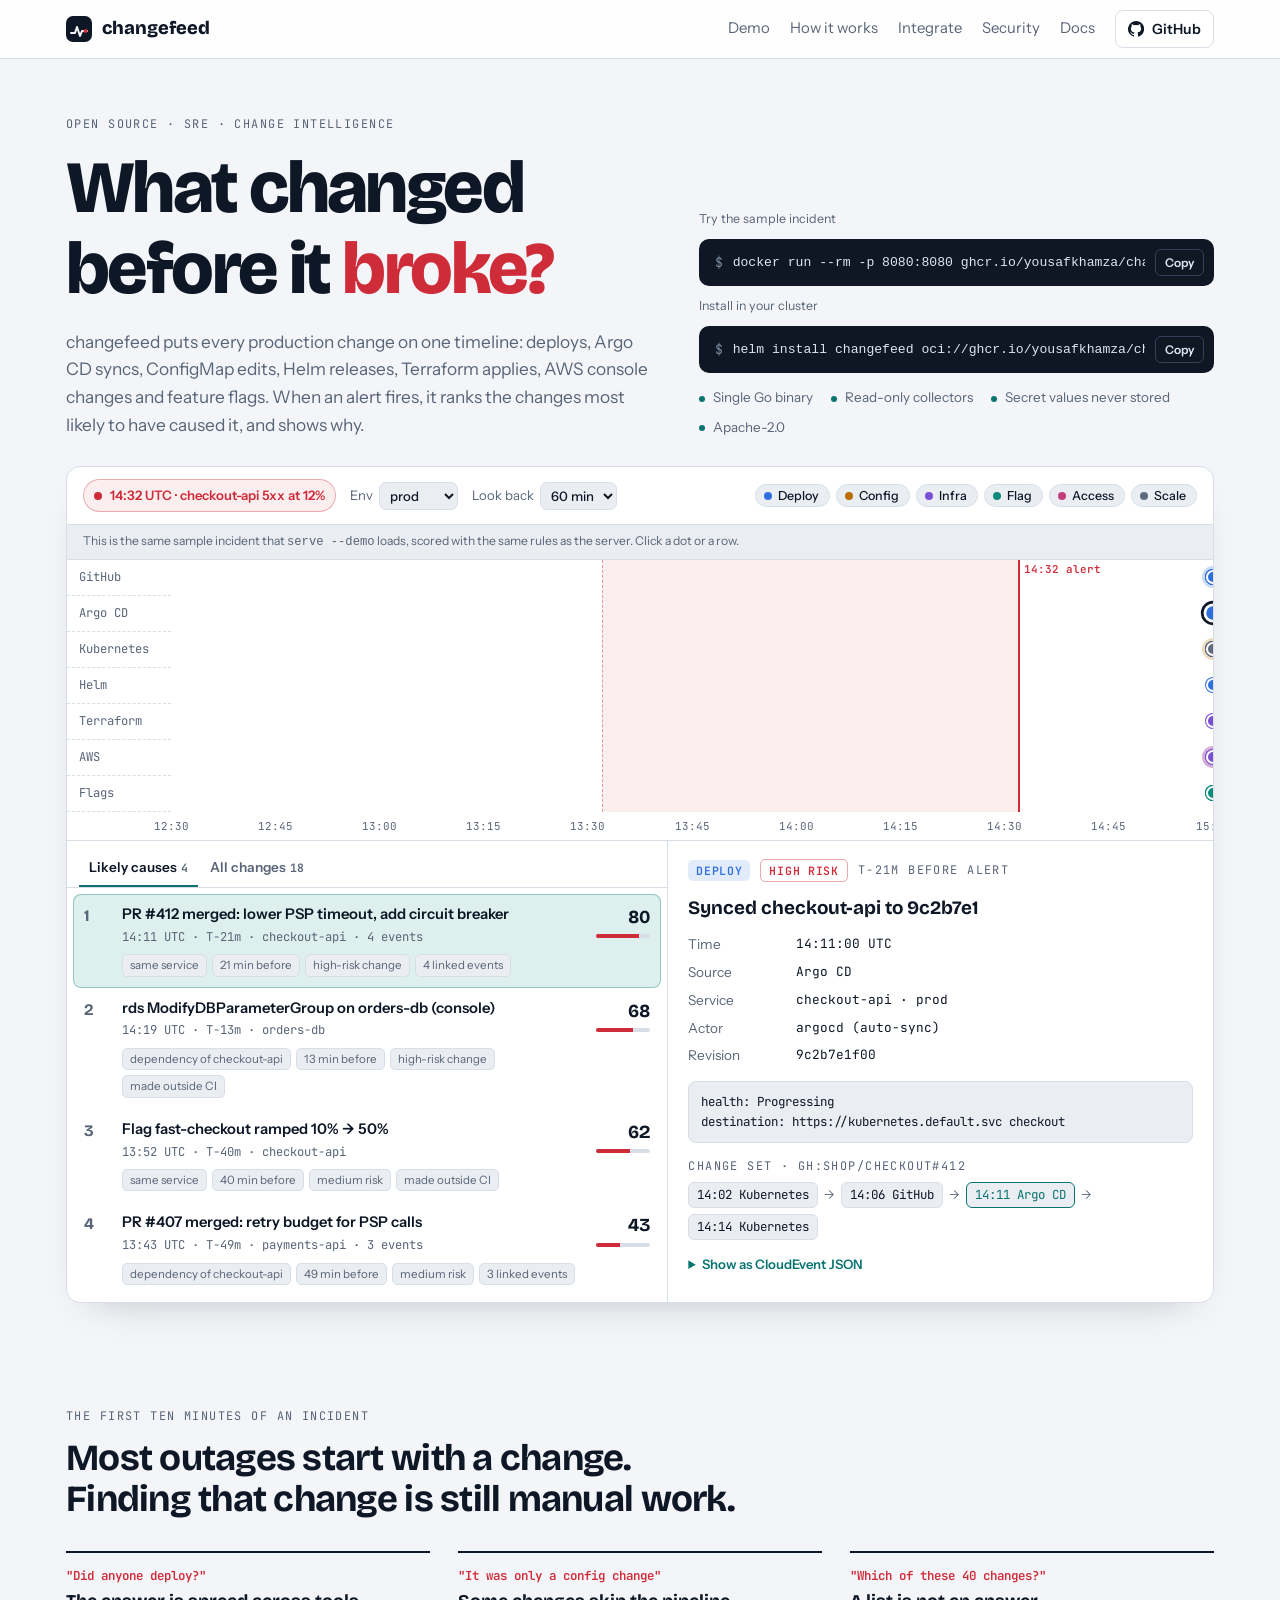
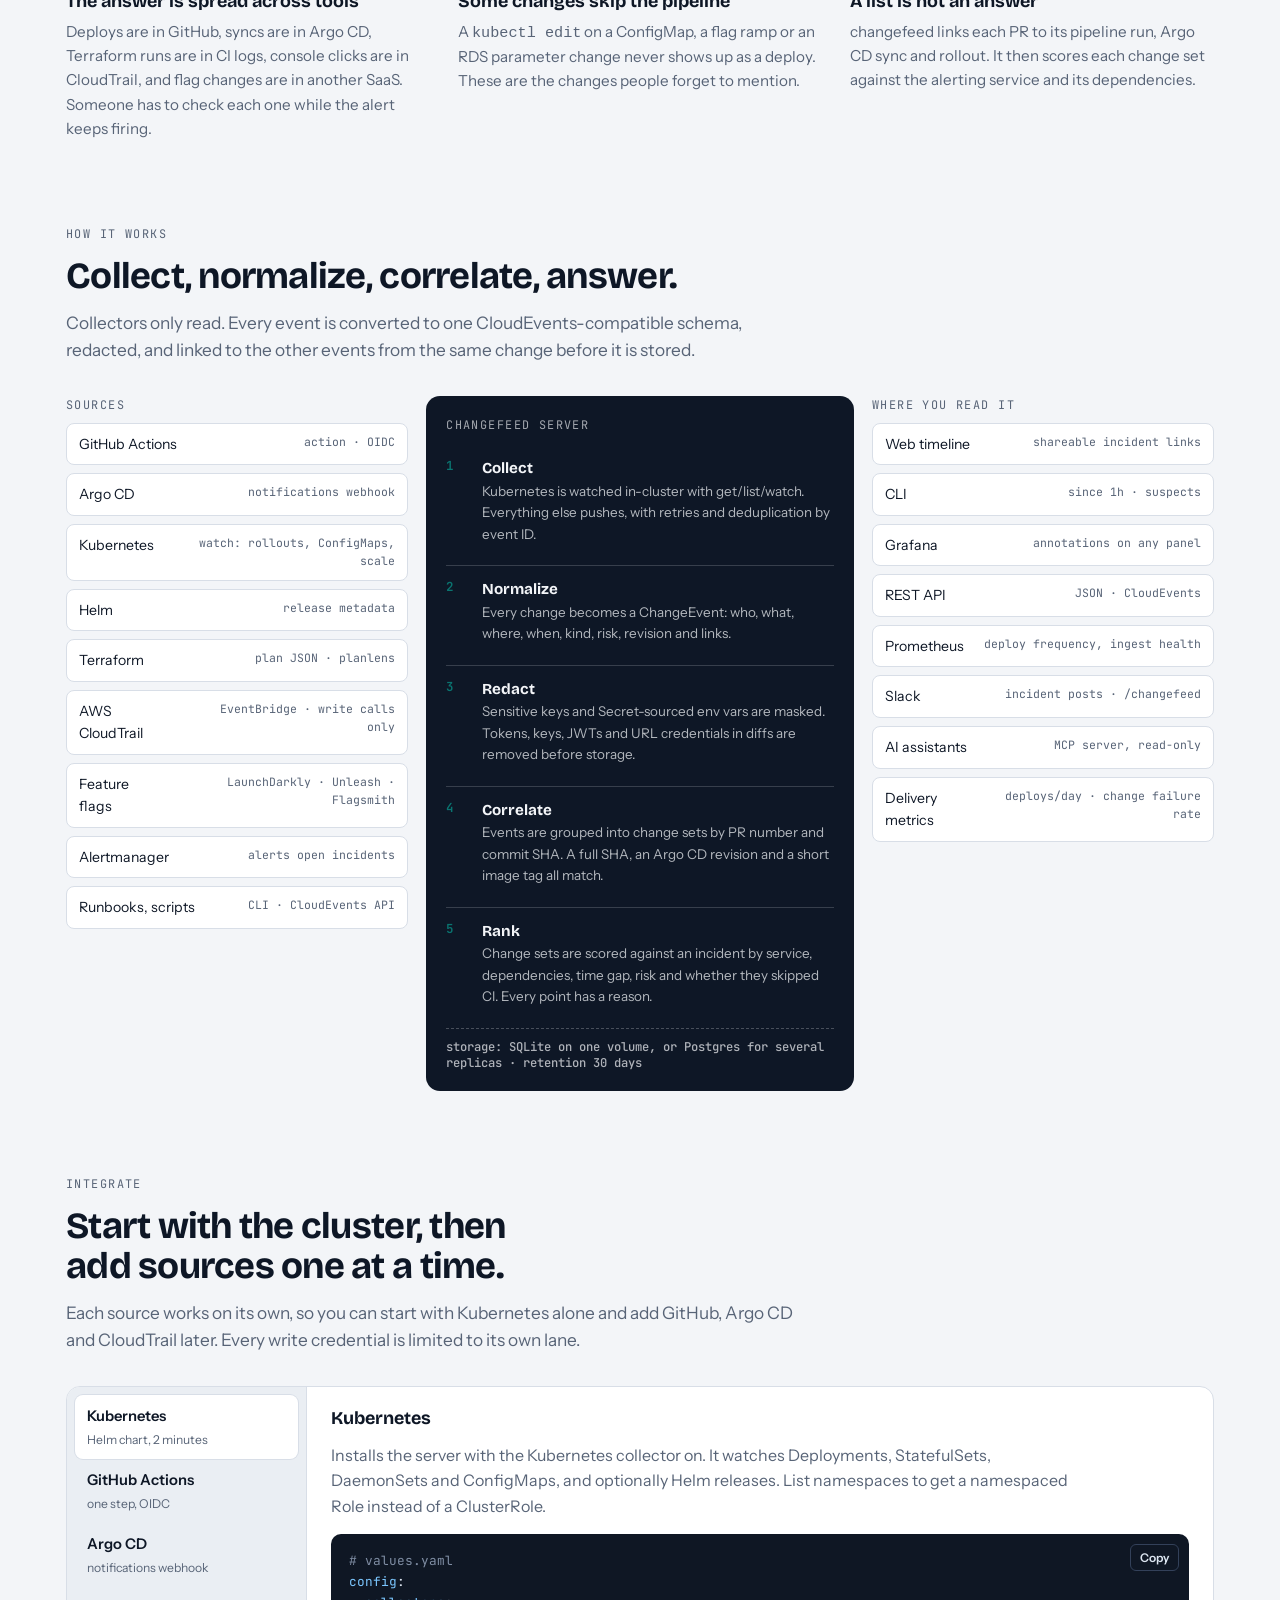
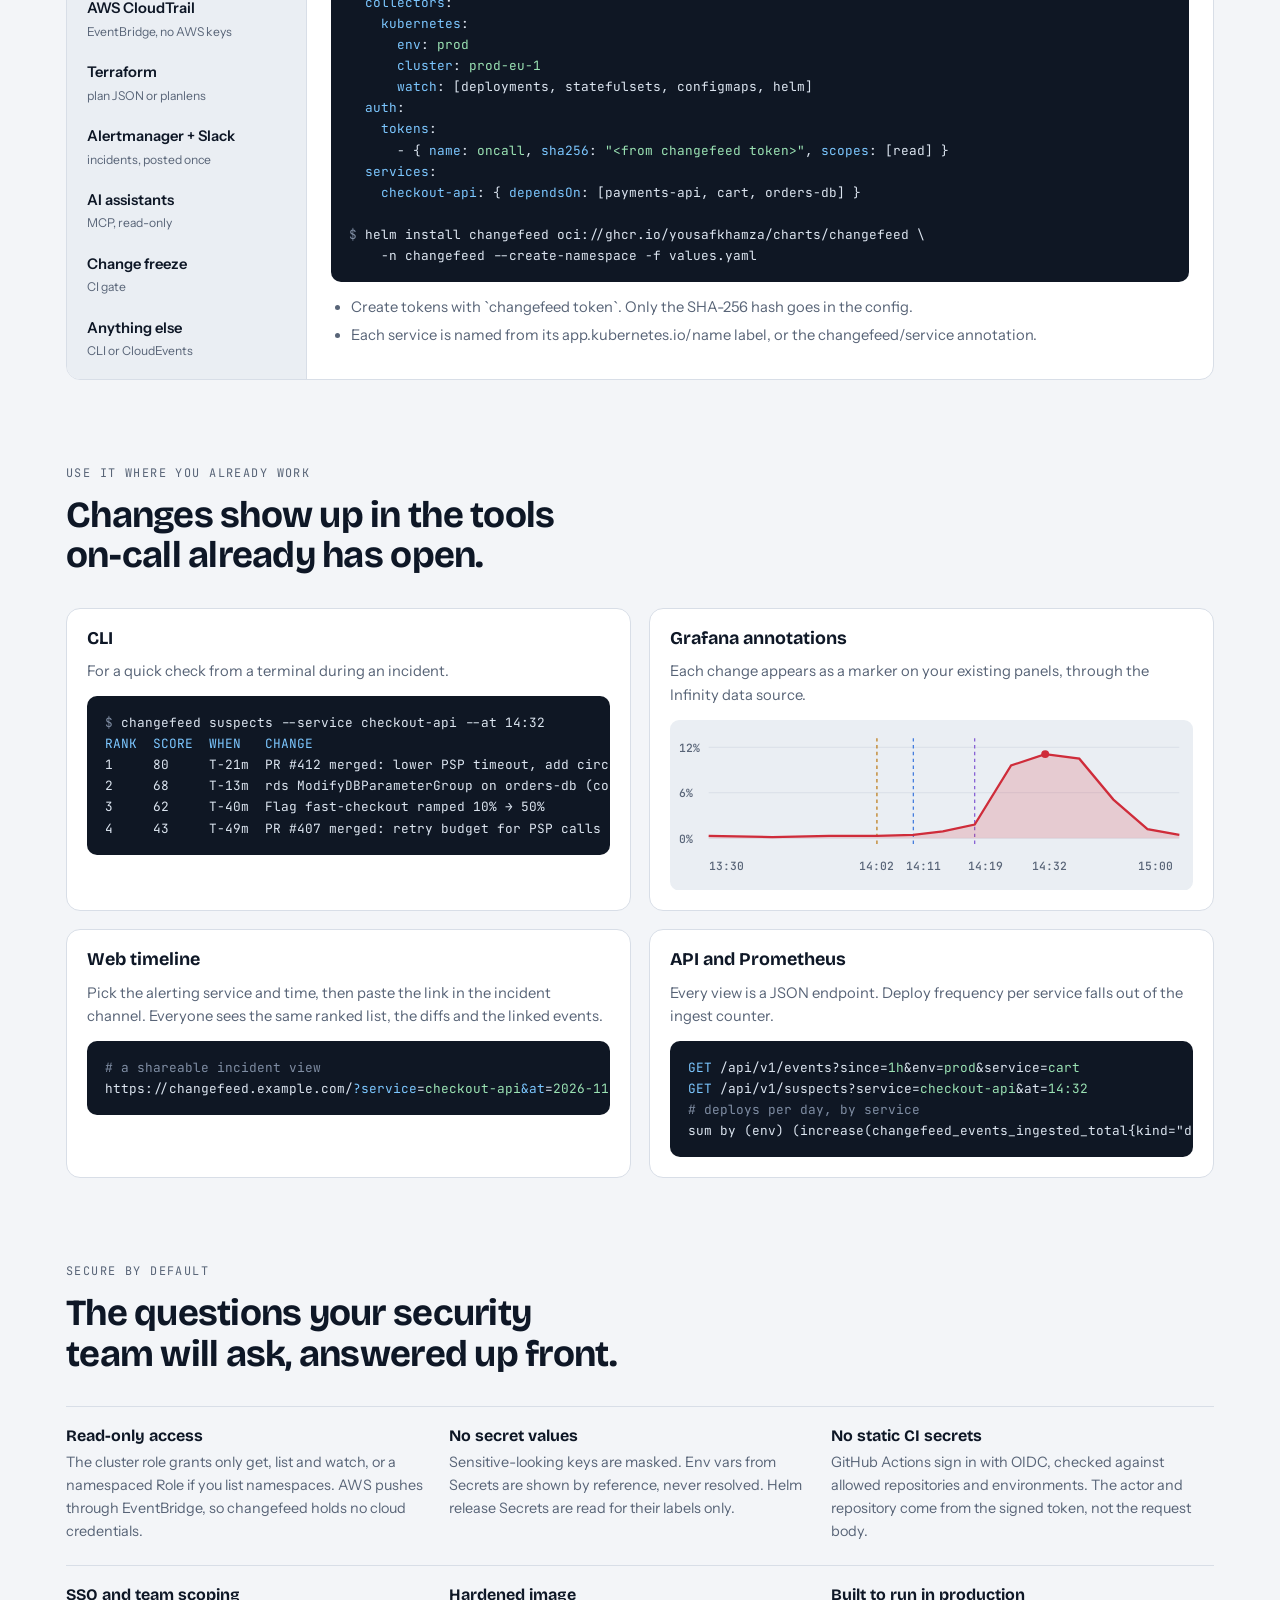
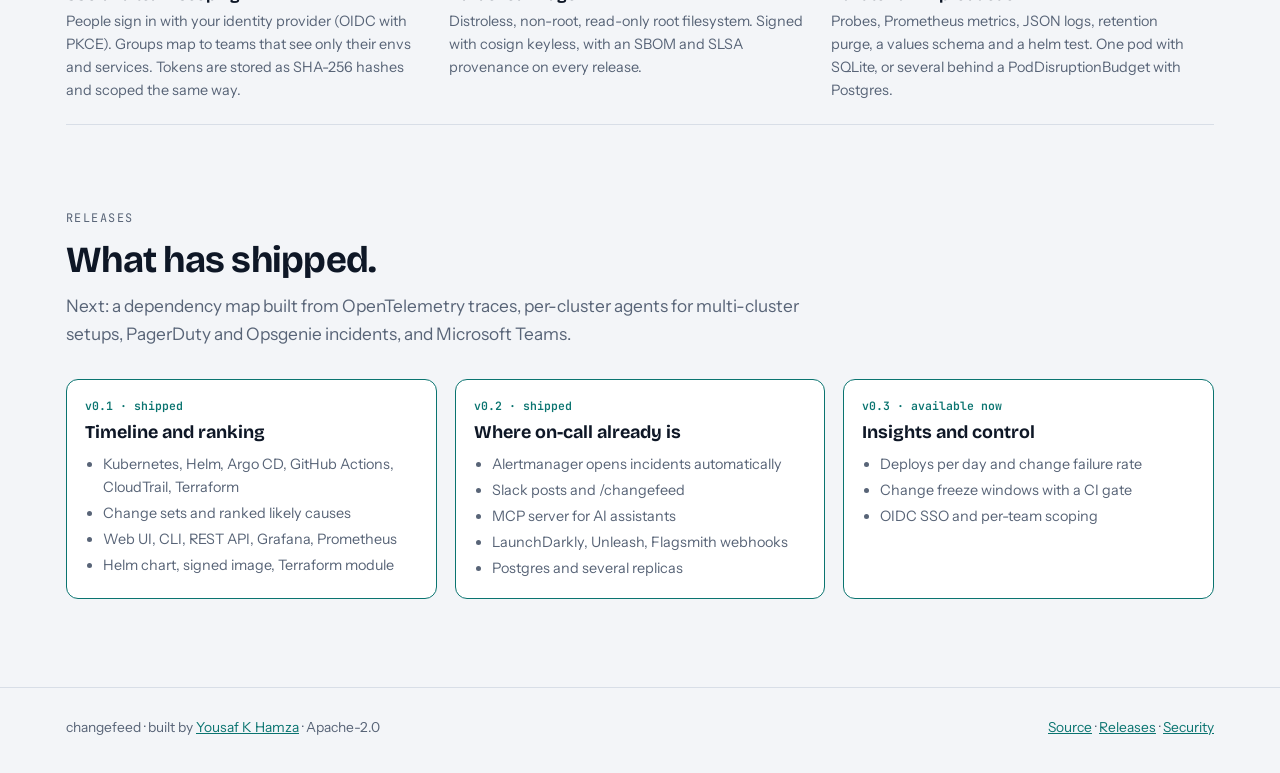
<file: docs/index.html>
<!doctype html>
<html lang="en">
<head>
<meta charset="utf-8">
<meta name="viewport" content="width=device-width, initial-scale=1, viewport-fit=cover">
<title>changefeed · What changed before it broke?</title>
<meta name="description" content="changefeed puts every production change on one timeline (deploys, Argo CD syncs, Kubernetes, Terraform, AWS CloudTrail, feature flags) and ranks the likely causes when an incident starts. Open source, read-only, self-hosted.">
<meta name="keywords" content="change management, incident response, SRE, Kubernetes, Argo CD, GitOps, Terraform, CloudTrail, DevOps, change tracking, deploy tracking, root cause">
<meta name="author" content="Yousaf K Hamza">
<link rel="canonical" href="https://yousafkhamza.github.io/changefeed/">
<meta name="theme-color" content="#0E1726">
<link rel="icon" href="icon.svg" type="image/svg+xml">
<meta property="og:type" content="website">
<meta property="og:site_name" content="changefeed">
<meta property="og:title" content="changefeed · What changed before it broke?">
<meta property="og:description" content="One timeline of every production change, with ranked likely causes when an incident starts. Kubernetes, Argo CD, GitHub Actions, Terraform, CloudTrail.">
<meta property="og:url" content="https://yousafkhamza.github.io/changefeed/">
<meta property="og:image" content="https://yousafkhamza.github.io/changefeed/og.png">
<meta property="og:image:width" content="1200">
<meta property="og:image:height" content="630">
<meta property="og:image:alt" content="changefeed timeline with an incident marker and ranked likely causes">
<meta name="twitter:card" content="summary_large_image">
<meta name="twitter:title" content="changefeed · What changed before it broke?">
<meta name="twitter:description" content="One timeline of every production change, with ranked likely causes when an incident starts.">
<meta name="twitter:image" content="https://yousafkhamza.github.io/changefeed/og.png">
<script type="application/ld+json">
{"@context":"https://schema.org","@type":"SoftwareSourceCode","name":"changefeed","description":"One timeline of every production change with ranked likely causes when an incident starts.","codeRepository":"https://github.com/yousafkhamza/changefeed","programmingLanguage":"Go","license":"https://www.apache.org/licenses/LICENSE-2.0","author":{"@type":"Person","name":"Yousaf K Hamza","url":"https://yousafkhamza.github.io"},"keywords":"SRE, incident response, Kubernetes, Argo CD, Terraform, CloudTrail"}
</script>
<link rel="preconnect" href="https://fonts.googleapis.com">
<link rel="preconnect" href="https://fonts.gstatic.com" crossorigin>
<link rel="stylesheet" href="https://fonts.googleapis.com/css2?family=Bricolage+Grotesque:opsz,wght@12..96,500;12..96,700;12..96,800&family=Instrument+Sans:wght@400;500;600&family=JetBrains+Mono:wght@400;500&display=swap">
<style>
/* Layout: a flight-recorder page. The hero is the product itself (a live change timeline with an
   incident marker), followed by plain sections for how it works, how to plug it in, and the defaults. */
:root{
  --bg:#F3F5F8; --surface:#FFFFFF; --sunken:#EAEEF3; --ink:#0E1726; --muted:#586477; --line:#D8DEE7;
  --accent:#0A7470; --accent-soft:#DDF0EE;
  --incident:#CF2C3A; --incident-soft:rgba(207,44,58,.08);
  --k-deploy:#2F6FDB; --k-config:#B87004; --k-infra:#7A4FD0; --k-flag:#0E8A7C; --k-access:#C23D7A; --k-scale:#5F6B7D;
  --code-bg:#0F1724; --code-ink:#DCE5F0; --code-dim:#7F8DA3; --code-key:#7CC7FF; --code-str:#9BE3B4;
  --display:"Bricolage Grotesque","Segoe UI",system-ui,sans-serif;
  --body:"Instrument Sans","Segoe UI",system-ui,-apple-system,sans-serif;
  --mono:"JetBrains Mono",ui-monospace,"Cascadia Mono",Consolas,monospace;
  --r:10px; color-scheme:light;
}
@media (prefers-color-scheme: dark){ :root{
  --bg:#0A1018; --surface:#111A26; --sunken:#0D151F; --ink:#E5EBF2; --muted:#94A1B4; --line:#223043;
  --accent:#3CC4BB; --accent-soft:#12312F;
  --incident:#FF5C66; --incident-soft:rgba(255,92,102,.10);
  --k-deploy:#6E9CFF; --k-config:#F0B03A; --k-infra:#AC8EF2; --k-flag:#34C2AE; --k-access:#F27DB0; --k-scale:#98A6BA;
  --code-bg:#070C13; color-scheme:dark; } }
*{box-sizing:border-box}
html{scroll-behavior:smooth}
@media (prefers-reduced-motion:reduce){html{scroll-behavior:auto}}
body{margin:0;background:var(--bg);color:var(--ink);font-family:var(--body);font-size:16px;line-height:1.6;-webkit-font-smoothing:antialiased}
.wrap{max-width:1180px;margin:0 auto;padding-left:max(16px,env(safe-area-inset-left));padding-right:max(16px,env(safe-area-inset-right))}
a{color:var(--accent)}
:focus-visible{outline:2px solid var(--accent);outline-offset:2px;border-radius:4px}
h1,h2,h3{font-family:var(--display);line-height:1.1;text-wrap:balance;margin:0}
h2{font-size:clamp(1.7rem,3.2vw,2.3rem);font-weight:700;letter-spacing:-.02em}
h3{font-size:1.12rem;font-weight:700}
p{margin:0}
.eyebrow{font-family:var(--mono);font-size:.74rem;letter-spacing:.12em;text-transform:uppercase;color:var(--muted)}
.lead{color:var(--muted);font-size:1.08rem;max-width:62ch}
.skip{position:absolute;left:-999px}.skip:focus{left:16px;top:8px;z-index:20;background:var(--surface);padding:8px 12px;border-radius:8px}

header.top{position:sticky;top:0;z-index:9;background:color-mix(in srgb,var(--surface) 88%,transparent);backdrop-filter:blur(10px);border-bottom:1px solid var(--line)}
header.top .wrap{display:flex;align-items:center;gap:24px;height:58px}
.brand{display:flex;align-items:center;gap:10px;font-family:var(--display);font-weight:800;font-size:1.15rem;color:var(--ink);text-decoration:none}
nav.links{display:flex;gap:20px;margin-left:auto;font-size:.93rem;align-items:center}
nav.links a{color:var(--muted);text-decoration:none}
nav.links a:hover{color:var(--ink)}
.gh{display:inline-flex;align-items:center;gap:8px;padding:7px 12px;border:1px solid var(--line);border-radius:8px;color:var(--ink)!important;font-weight:600;font-size:.88rem;background:var(--surface)}
@media (max-width:760px){ nav.links a:not(.gh){display:none} }

.hero{padding-block:56px 28px}
.hero-grid{display:grid;grid-template-columns:minmax(0,1.15fr) minmax(0,1fr);gap:40px;align-items:end}
.hero h1{font-size:clamp(2.6rem,6.4vw,4.6rem);font-weight:800;letter-spacing:-.035em;margin-top:14px}
.hero h1 em{font-style:normal;color:var(--incident)}
.hero .lead{margin-top:18px}
.install{display:flex;flex-direction:column;gap:10px;min-width:0}
.cmd{display:flex;align-items:center;gap:10px;background:var(--code-bg);color:var(--code-ink);border-radius:var(--r);padding:10px 10px 10px 16px;font-family:var(--mono);font-size:.82rem;min-width:0}
.cmd code{overflow-x:auto;white-space:nowrap;flex:1;min-width:0}
.cmd .p{color:var(--code-dim);user-select:none}
.cmd-label{font-size:.78rem;color:var(--muted)}
.copy{flex:none;font:600 .75rem var(--body);background:var(--code-bg);color:var(--code-ink);border:1px solid #33415a;border-radius:6px;padding:5px 9px;cursor:pointer}
.copy:hover{border-color:var(--code-ink)}
.facts{display:flex;flex-wrap:wrap;gap:8px 18px;font-size:.84rem;color:var(--muted);margin-top:4px}
.facts span::before{content:"";display:inline-block;width:6px;height:6px;border-radius:50%;background:var(--accent);margin-right:8px;vertical-align:middle}
@media (max-width:880px){ .hero-grid{grid-template-columns:1fr;gap:24px} }

.demo{background:var(--surface);border:1px solid var(--line);border-radius:14px;box-shadow:0 18px 40px -28px rgba(14,23,38,.35);overflow:hidden;margin-top:28px}
.demo-bar{display:flex;flex-wrap:wrap;align-items:center;gap:10px 14px;padding:12px 16px;border-bottom:1px solid var(--line)}
.inc-chip{display:inline-flex;align-items:center;gap:8px;background:var(--incident-soft);color:var(--incident);border:1px solid color-mix(in srgb,var(--incident) 35%,transparent);padding:5px 10px;border-radius:999px;font-size:.82rem;font-weight:600}
.inc-chip .dot{width:8px;height:8px;border-radius:50%;background:var(--incident);animation:pulse 2s infinite}
@keyframes pulse{0%{box-shadow:0 0 0 0 color-mix(in srgb,var(--incident) 60%,transparent)}70%{box-shadow:0 0 0 8px transparent}100%{box-shadow:0 0 0 0 transparent}}
@media (prefers-reduced-motion:reduce){ .inc-chip .dot{animation:none} }
.ctl{display:flex;align-items:center;gap:6px;font-size:.82rem;color:var(--muted)}
.ctl select{font:500 .82rem var(--body);color:var(--ink);background:var(--sunken);border:1px solid var(--line);border-radius:7px;padding:4px 6px}
.kinds{display:flex;flex-wrap:wrap;gap:6px;margin-left:auto}
.kchip{display:inline-flex;align-items:center;gap:6px;font:500 .78rem var(--body);color:var(--ink);background:var(--sunken);border:1px solid var(--line);border-radius:999px;padding:3px 10px 3px 8px;cursor:pointer}
.kchip i{width:8px;height:8px;border-radius:50%;background:var(--c)}
.kchip[aria-pressed="false"]{opacity:.45;text-decoration:line-through}
.demo-note{padding:6px 16px;font-size:.76rem;color:var(--muted);border-bottom:1px solid var(--line);background:var(--sunken)}
.strip-scroll{overflow-x:auto;border-bottom:1px solid var(--line)}
.strip{display:grid;grid-template-columns:104px minmax(560px,1fr);min-width:664px;position:relative}
.lane-label{font-size:.76rem;color:var(--muted);padding:0 12px;display:flex;align-items:center;height:36px;border-bottom:1px dashed var(--line);font-family:var(--mono)}
.track{position:relative;height:36px;border-bottom:1px dashed var(--line)}
.axis{position:relative;height:28px}
.tick{position:absolute;top:6px;transform:translateX(-50%);font-family:var(--mono);font-size:.68rem;color:var(--muted)}
.gridline{position:absolute;top:0;bottom:0;width:1px;background:var(--line);opacity:.6}
.overlay{grid-column:2;position:relative;pointer-events:none}
.shade{position:absolute;top:0;bottom:0;background:var(--incident-soft);border-left:1px dashed color-mix(in srgb,var(--incident) 45%,transparent)}
.incline{position:absolute;top:0;bottom:0;width:2px;background:var(--incident)}
.incline span{position:absolute;top:2px;left:6px;font:600 .68rem var(--mono);color:var(--incident);white-space:nowrap}
.ev{position:absolute;top:50%;width:14px;height:14px;margin:-7px 0 0 -7px;border-radius:50%;background:var(--c);border:2px solid var(--surface);box-shadow:0 0 0 1px var(--c);cursor:pointer;padding:0;transition:transform .12s}
.ev:hover{transform:scale(1.3)}
.ev.risk-high{box-shadow:0 0 0 1px var(--c),0 0 0 4px color-mix(in srgb,var(--c) 25%,transparent)}
.ev.sel{transform:scale(1.35);box-shadow:0 0 0 2px var(--ink)}
.ev.dim{opacity:.18}
.panes{display:grid;grid-template-columns:minmax(0,1.1fr) minmax(0,1fr);min-height:420px}
.pane{min-width:0}
.pane + .pane{border-left:1px solid var(--line)}
.tabs{display:flex;gap:2px;padding:10px 12px 0;border-bottom:1px solid var(--line)}
.tab{font:600 .85rem var(--body);color:var(--muted);background:none;border:0;border-bottom:2px solid transparent;padding:8px 10px 10px;cursor:pointer}
.tab[aria-selected="true"]{color:var(--ink);border-bottom-color:var(--accent)}
.tab .n{font-family:var(--mono);font-size:.72rem;color:var(--muted);margin-left:4px}
.list{list-style:none;margin:0;padding:6px}
.sus{display:grid;grid-template-columns:28px minmax(0,1fr) 54px;gap:10px;align-items:start;padding:10px;border-radius:8px;cursor:pointer;border:1px solid transparent;text-align:left;width:100%;background:none;color:inherit;font:inherit}
.sus:hover{background:var(--sunken)}
.sus.sel{background:var(--accent-soft);border-color:color-mix(in srgb,var(--accent) 35%,transparent)}
.rank{font:700 1rem var(--display);color:var(--muted);padding-top:1px}
.sus-title{font-weight:600;font-size:.92rem;line-height:1.35;display:block}
.sus-meta{font-size:.76rem;color:var(--muted);font-family:var(--mono);margin-top:3px;display:block}
.reasons{display:flex;flex-wrap:wrap;gap:5px;margin-top:7px}
.reasons span{font-size:.72rem;background:var(--sunken);border:1px solid var(--line);border-radius:5px;padding:1px 7px;color:var(--muted)}
.score{text-align:right}
.score b{font:700 1.15rem var(--display);font-variant-numeric:tabular-nums}
.score .bar{display:block;height:4px;border-radius:2px;background:var(--line);margin-top:4px;overflow:hidden}
.score .bar i{display:block;height:100%;background:var(--incident)}
.row{display:grid;grid-template-columns:48px 10px minmax(0,1fr);gap:10px;align-items:baseline;padding:7px 10px;border-radius:7px;cursor:pointer;width:100%;text-align:left;background:none;border:0;color:inherit;font:inherit}
.row:hover{background:var(--sunken)}
.row.sel{background:var(--accent-soft)}
.row .t{font-family:var(--mono);font-size:.78rem;color:var(--muted);font-variant-numeric:tabular-nums}
.row .k{width:8px;height:8px;border-radius:50%;background:var(--c);align-self:center}
.row .s{font-size:.88rem;line-height:1.35}
.row .s small{display:block;font-family:var(--mono);color:var(--muted);font-size:.72rem}
.row.after{opacity:.6}
.divider-inc{display:flex;align-items:center;gap:8px;color:var(--incident);font:600 .72rem var(--mono);padding:6px 10px}
.divider-inc::after{content:"";flex:1;height:1px;background:var(--incident)}
.empty{padding:28px 16px;color:var(--muted);font-size:.9rem}
.detail{padding:18px 20px 22px;display:flex;flex-direction:column;gap:14px}
.d-head{display:flex;gap:10px;align-items:center;flex-wrap:wrap}
.pill{font:600 .72rem var(--mono);text-transform:uppercase;letter-spacing:.06em;padding:3px 8px;border-radius:5px;background:color-mix(in srgb,var(--c) 14%,transparent);color:var(--c)}
.risk{font:600 .72rem var(--mono);text-transform:uppercase;letter-spacing:.06em;padding:3px 8px;border-radius:5px;border:1px solid var(--line);color:var(--muted)}
.risk.high{color:var(--incident);border-color:color-mix(in srgb,var(--incident) 40%,transparent)}
.d-title{font:700 1.18rem/1.3 var(--display)}
.kv{display:grid;grid-template-columns:96px minmax(0,1fr);gap:6px 12px;font-size:.85rem;margin:0}
.kv dt{color:var(--muted)}
.kv dd{margin:0;font-family:var(--mono);font-size:.8rem;overflow-wrap:anywhere}
.diff{font-family:var(--mono);font-size:.78rem;background:var(--sunken);border:1px solid var(--line);border-radius:8px;padding:10px 12px;overflow-x:auto;white-space:pre;margin:0}
.diff .m{color:var(--incident)} .diff .p2{color:var(--k-flag)}
.chain{display:flex;flex-wrap:wrap;gap:6px;align-items:center;font-size:.78rem}
.chain span{background:var(--sunken);border:1px solid var(--line);border-radius:6px;padding:2px 8px;font-family:var(--mono)}
.chain span.cur{border-color:var(--accent);color:var(--accent)}
.chain b{color:var(--muted);font-weight:400}
details.json summary{cursor:pointer;font-size:.82rem;color:var(--accent);font-weight:600}
details.json pre{margin:8px 0 0}
@media (max-width:820px){ .panes{grid-template-columns:1fr} .pane + .pane{border-left:0;border-top:1px solid var(--line)} .kinds{margin-left:0} }

section.s{padding-block:76px 8px}
.s-head{display:grid;gap:12px;margin-bottom:32px;max-width:760px}
.pains{display:grid;grid-template-columns:repeat(3,minmax(0,1fr));gap:28px}
.pain{border-top:2px solid var(--ink);padding-top:14px;display:grid;gap:8px;align-content:start}
.pain .q{font:600 .78rem var(--mono);color:var(--incident)}
.pain p{color:var(--muted);font-size:.95rem}
@media (max-width:820px){ .pains{grid-template-columns:1fr} }
.arch{display:grid;grid-template-columns:minmax(0,1fr) minmax(0,1.25fr) minmax(0,1fr);gap:18px}
.col{display:flex;flex-direction:column;gap:8px}
.node{background:var(--surface);border:1px solid var(--line);border-radius:8px;padding:9px 12px;font-size:.88rem;display:flex;justify-content:space-between;gap:8px}
.node small{color:var(--muted);font-family:var(--mono);font-size:.72rem;text-align:right}
.node.soon{border-style:dashed;color:var(--muted)}
.core{background:var(--ink);color:var(--bg);border-radius:14px;padding:20px;display:flex;flex-direction:column;gap:10px}
.core .eyebrow{color:color-mix(in srgb,var(--bg) 65%,transparent)}
.stage{display:grid;grid-template-columns:26px minmax(0,1fr);gap:10px;padding:10px 0;border-top:1px solid color-mix(in srgb,var(--bg) 18%,transparent)}
.stage:first-of-type{border-top:0}
.stage b{font:700 .95rem var(--display)}
.stage p{font-size:.84rem;color:color-mix(in srgb,var(--bg) 72%,transparent)}
.stage .num{font:600 .78rem var(--mono);color:var(--accent);padding-top:2px}
.store{margin-top:auto;font:500 .76rem var(--mono);color:color-mix(in srgb,var(--bg) 70%,transparent);border-top:1px dashed color-mix(in srgb,var(--bg) 25%,transparent);padding-top:10px}
@media (max-width:900px){ .arch{grid-template-columns:1fr} }
.integ{display:grid;grid-template-columns:240px minmax(0,1fr);background:var(--surface);border:1px solid var(--line);border-radius:14px;overflow:hidden}
.itabs{display:flex;flex-direction:column;border-right:1px solid var(--line);padding:8px;background:var(--sunken)}
.itab{display:grid;gap:1px;text-align:left;border:0;background:none;color:var(--ink);font:inherit;padding:10px 12px;border-radius:8px;cursor:pointer}
.itab b{font-size:.92rem;font-weight:600}
.itab small{font-size:.76rem;color:var(--muted)}
.itab[aria-selected="true"]{background:var(--surface);box-shadow:0 0 0 1px var(--line)}
.ipanel{padding:22px 24px;display:flex;flex-direction:column;gap:14px;min-width:0}
.ipanel p{color:var(--muted);max-width:68ch}
.steps{margin:0;padding-left:20px;color:var(--muted);font-size:.92rem;display:grid;gap:4px}
@media (max-width:820px){ .integ{grid-template-columns:1fr} .itabs{flex-direction:row;overflow-x:auto;border-right:0;border-bottom:1px solid var(--line)} .itab{flex:none} .itab small{display:none} }
pre.code{background:var(--code-bg);color:var(--code-ink);border-radius:var(--r);padding:16px 18px;font:400 .8rem/1.65 var(--mono);overflow-x:auto;margin:0}
pre.code .c{color:var(--code-dim)} pre.code .k{color:var(--code-key)} pre.code .v{color:var(--code-str)}
.codebox{position:relative;min-width:0}
.codebox .copy{position:absolute;top:10px;right:10px}
.outs{display:grid;grid-template-columns:repeat(2,minmax(0,1fr));gap:18px}
.out{background:var(--surface);border:1px solid var(--line);border-radius:14px;padding:20px;display:flex;flex-direction:column;gap:12px;min-width:0}
.out p{color:var(--muted);font-size:.92rem}
svg.chart text{fill:var(--muted);font:500 10px var(--mono)}
@media (max-width:820px){ .outs{grid-template-columns:1fr} }
.defaults{display:grid;grid-template-columns:repeat(3,minmax(0,1fr));border-top:1px solid var(--line)}
.def{padding:20px 22px 22px 0;border-bottom:1px solid var(--line);display:grid;gap:6px;align-content:start}
.def h3{font-size:1rem}
.def p{color:var(--muted);font-size:.9rem}
@media (max-width:900px){ .defaults{grid-template-columns:repeat(2,minmax(0,1fr))} }
@media (max-width:560px){ .defaults{grid-template-columns:1fr} }
.road{display:grid;grid-template-columns:repeat(3,minmax(0,1fr));gap:18px}
.phase{border:1px solid var(--line);border-radius:12px;padding:18px;background:var(--surface);display:grid;gap:10px;align-content:start}
.phase.now{border-color:var(--accent)}
.phase ul{margin:0;padding-left:18px;color:var(--muted);font-size:.9rem;display:grid;gap:3px}
.phase .tag{font:600 .72rem var(--mono);color:var(--accent)}
@media (max-width:820px){ .road{grid-template-columns:1fr} }
footer{margin-top:80px;border-top:1px solid var(--line);padding-block:28px 36px;color:var(--muted);font-size:.86rem}
footer .wrap{display:flex;flex-wrap:wrap;gap:12px 28px;justify-content:space-between}
</style>
</head>
<body>
<a class="skip" href="#main">Skip to content</a>
<header class="top">
  <div class="wrap">
    <a class="brand" href="#top" aria-label="changefeed home">
      <svg width="26" height="26" viewBox="0 0 26 26" aria-hidden="true"><rect width="26" height="26" rx="7" fill="var(--ink)"/><path d="M5 17h4l2-6 3 9 2-5h5" fill="none" stroke="var(--bg)" stroke-width="2" stroke-linecap="round" stroke-linejoin="round"/><circle cx="19.5" cy="15" r="2" fill="var(--incident)"/></svg>
      changefeed
    </a>
    <nav class="links" aria-label="Sections">
      <a href="#demo">Demo</a><a href="#how">How it works</a><a href="#integrate">Integrate</a><a href="#security">Security</a>
      <a href="https://github.com/yousafkhamza/changefeed#readme">Docs</a>
      <a class="gh" href="https://github.com/yousafkhamza/changefeed"><svg width="16" height="16" viewBox="0 0 16 16" aria-hidden="true"><path fill="currentColor" d="M8 0a8 8 0 0 0-2.53 15.59c.4.07.55-.17.55-.38v-1.33c-2.23.48-2.7-1.07-2.7-1.07-.36-.92-.89-1.17-.89-1.17-.73-.5.06-.49.06-.49.8.06 1.23.83 1.23.83.72 1.22 1.88.87 2.34.66.07-.52.28-.87.5-1.07-1.78-.2-3.65-.89-3.65-3.95 0-.87.31-1.59.82-2.15-.08-.2-.36-1.02.08-2.12 0 0 .67-.21 2.2.82a7.6 7.6 0 0 1 4 0c1.53-1.04 2.2-.82 2.2-.82.44 1.1.16 1.92.08 2.12.51.56.82 1.28.82 2.15 0 3.07-1.87 3.75-3.65 3.95.29.25.54.73.54 1.48v2.2c0 .21.15.46.55.38A8 8 0 0 0 8 0Z"/></svg>GitHub</a>
    </nav>
  </div>
</header>

<main id="main">
  <section class="hero" id="top">
    <div class="wrap">
      <div class="hero-grid">
        <div>
          <p class="eyebrow">Open source · SRE · Change intelligence</p>
          <h1>What changed before it <em>broke?</em></h1>
          <p class="lead">changefeed puts every production change on one timeline: deploys, Argo CD syncs, ConfigMap edits, Helm releases, Terraform applies, AWS console changes and feature flags. When an alert fires, it ranks the changes most likely to have caused it, and shows why.</p>
        </div>
        <div class="install">
          <span class="cmd-label">Try the sample incident</span>
          <div class="cmd"><span class="p">$</span><code id="cmd-demo">docker run --rm -p 8080:8080 ghcr.io/yousafkhamza/changefeed:v0.3.0 serve --demo</code><button class="copy" type="button" data-copy="cmd-demo">Copy</button></div>
          <span class="cmd-label">Install in your cluster</span>
          <div class="cmd"><span class="p">$</span><code id="cmd-helm">helm install changefeed oci://ghcr.io/yousafkhamza/charts/changefeed -n changefeed --create-namespace</code><button class="copy" type="button" data-copy="cmd-helm">Copy</button></div>
          <div class="facts"><span>Single Go binary</span><span>Read-only collectors</span><span>Secret values never stored</span><span>Apache-2.0</span></div>
        </div>
      </div>

      <div class="demo" id="demo" aria-label="Interactive demo">
        <div class="demo-bar">
          <span class="inc-chip"><span class="dot"></span>14:32 UTC · checkout-api 5xx at 12%</span>
          <label class="ctl" for="f-env">Env
            <select id="f-env"><option value="prod" selected>prod</option><option value="staging">staging</option><option value="all">all</option></select>
          </label>
          <label class="ctl" for="f-look">Look back
            <select id="f-look"><option value="15">15 min</option><option value="30">30 min</option><option value="60" selected>60 min</option></select>
          </label>
          <div class="kinds" id="kinds" role="group" aria-label="Change kinds"></div>
        </div>
        <p class="demo-note">This is the same sample incident that <code>serve --demo</code> loads, scored with the same rules as the server. Click a dot or a row.</p>
        <div class="strip-scroll"><div class="strip" id="strip"></div></div>
        <div class="panes">
          <div class="pane">
            <div class="tabs" role="tablist">
              <button class="tab" role="tab" id="t-sus" aria-selected="true" aria-controls="p-list">Likely causes<span class="n" id="n-sus"></span></button>
              <button class="tab" role="tab" id="t-all" aria-selected="false" aria-controls="p-list">All changes<span class="n" id="n-all"></span></button>
            </div>
            <div id="p-list" role="tabpanel"></div>
          </div>
          <div class="pane"><div class="detail" id="detail"></div></div>
        </div>
      </div>
    </div>
  </section>

  <section class="s">
    <div class="wrap">
      <div class="s-head">
        <p class="eyebrow">The first ten minutes of an incident</p>
        <h2>Most outages start with a change. Finding that change is still manual work.</h2>
      </div>
      <div class="pains">
        <div class="pain"><span class="q">"Did anyone deploy?"</span><h3>The answer is spread across tools</h3><p>Deploys are in GitHub, syncs are in Argo CD, Terraform runs are in CI logs, console clicks are in CloudTrail, and flag changes are in another SaaS. Someone has to check each one while the alert keeps firing.</p></div>
        <div class="pain"><span class="q">"It was only a config change"</span><h3>Some changes skip the pipeline</h3><p>A <code>kubectl edit</code> on a ConfigMap, a flag ramp or an RDS parameter change never shows up as a deploy. These are the changes people forget to mention.</p></div>
        <div class="pain"><span class="q">"Which of these 40 changes?"</span><h3>A list is not an answer</h3><p>changefeed links each PR to its pipeline run, Argo CD sync and rollout. It then scores each change set against the alerting service and its dependencies.</p></div>
      </div>
    </div>
  </section>

  <section class="s" id="how">
    <div class="wrap">
      <div class="s-head">
        <p class="eyebrow">How it works</p>
        <h2>Collect, normalize, correlate, answer.</h2>
        <p class="lead">Collectors only read. Every event is converted to one CloudEvents-compatible schema, redacted, and linked to the other events from the same change before it is stored.</p>
      </div>
      <div class="arch">
        <div class="col">
          <p class="eyebrow">Sources</p>
          <div class="node">GitHub Actions <small>action · OIDC</small></div>
          <div class="node">Argo CD <small>notifications webhook</small></div>
          <div class="node">Kubernetes <small>watch: rollouts, ConfigMaps, scale</small></div>
          <div class="node">Helm <small>release metadata</small></div>
          <div class="node">Terraform <small>plan JSON · planlens</small></div>
          <div class="node">AWS CloudTrail <small>EventBridge · write calls only</small></div>
          <div class="node">Feature flags <small>LaunchDarkly · Unleash · Flagsmith</small></div>
          <div class="node">Alertmanager <small>alerts open incidents</small></div>
          <div class="node">Runbooks, scripts <small>CLI · CloudEvents API</small></div>
        </div>
        <div class="core">
          <p class="eyebrow">changefeed server</p>
          <div class="stage"><span class="num">1</span><div><b>Collect</b><p>Kubernetes is watched in-cluster with get/list/watch. Everything else pushes, with retries and deduplication by event ID.</p></div></div>
          <div class="stage"><span class="num">2</span><div><b>Normalize</b><p>Every change becomes a ChangeEvent: who, what, where, when, kind, risk, revision and links.</p></div></div>
          <div class="stage"><span class="num">3</span><div><b>Redact</b><p>Sensitive keys and Secret-sourced env vars are masked. Tokens, keys, JWTs and URL credentials in diffs are removed before storage.</p></div></div>
          <div class="stage"><span class="num">4</span><div><b>Correlate</b><p>Events are grouped into change sets by PR number and commit SHA. A full SHA, an Argo CD revision and a short image tag all match.</p></div></div>
          <div class="stage"><span class="num">5</span><div><b>Rank</b><p>Change sets are scored against an incident by service, dependencies, time gap, risk and whether they skipped CI. Every point has a reason.</p></div></div>
          <p class="store">storage: SQLite on one volume, or Postgres for several replicas · retention 30 days</p>
        </div>
        <div class="col">
          <p class="eyebrow">Where you read it</p>
          <div class="node">Web timeline <small>shareable incident links</small></div>
          <div class="node">CLI <small>since 1h · suspects</small></div>
          <div class="node">Grafana <small>annotations on any panel</small></div>
          <div class="node">REST API <small>JSON · CloudEvents</small></div>
          <div class="node">Prometheus <small>deploy frequency, ingest health</small></div>
          <div class="node">Slack <small>incident posts · /changefeed</small></div>
          <div class="node">AI assistants <small>MCP server, read-only</small></div>
          <div class="node">Delivery metrics <small>deploys/day · change failure rate</small></div>
        </div>
      </div>
    </div>
  </section>

  <section class="s" id="integrate">
    <div class="wrap">
      <div class="s-head">
        <p class="eyebrow">Integrate</p>
        <h2>Start with the cluster, then add sources one at a time.</h2>
        <p class="lead">Each source works on its own, so you can start with Kubernetes alone and add GitHub, Argo CD and CloudTrail later. Every write credential is limited to its own lane.</p>
      </div>
      <div class="integ">
        <div class="itabs" role="tablist" aria-label="Integrations" id="itabs"></div>
        <div class="ipanel" role="tabpanel" id="ipanel"></div>
      </div>
    </div>
  </section>

  <section class="s">
    <div class="wrap">
      <div class="s-head">
        <p class="eyebrow">Use it where you already work</p>
        <h2>Changes show up in the tools on-call already has open.</h2>
      </div>
      <div class="outs">
        <div class="out">
          <h3>CLI</h3>
          <p>For a quick check from a terminal during an incident.</p>
          <div class="codebox"><pre class="code"><span class="c">$</span> changefeed suspects --service checkout-api --at 14:32
<span class="k">RANK  SCORE  WHEN   CHANGE</span>
1     80     T-21m  PR #412 merged: lower PSP timeout, add circuit breaker <span class="c">(4 events)</span>
2     68     T-13m  rds ModifyDBParameterGroup on orders-db (console)
3     62     T-40m  Flag fast-checkout ramped 10% → 50%
4     43     T-49m  PR #407 merged: retry budget for PSP calls <span class="c">(3 events)</span></pre></div>
        </div>
        <div class="out">
          <h3>Grafana annotations</h3>
          <p>Each change appears as a marker on your existing panels, through the Infinity data source.</p>
          <svg class="chart" viewBox="0 0 460 150" role="img" aria-label="Error rate chart with change annotations: errors rise after the checkout-api sync at 14:11 and the RDS change at 14:19">
            <rect x="0" y="0" width="460" height="150" fill="var(--sunken)" rx="8"/>
            <g stroke="var(--line)" stroke-width="1"><line x1="34" y1="24" x2="448" y2="24"/><line x1="34" y1="64" x2="448" y2="64"/><line x1="34" y1="104" x2="448" y2="104"/></g>
            <text x="8" y="28">12%</text><text x="8" y="68">6%</text><text x="8" y="108">0%</text>
            <line x1="182" y1="16" x2="182" y2="112" stroke="var(--k-config)" stroke-dasharray="3 3"/>
            <line x1="214" y1="16" x2="214" y2="112" stroke="var(--k-deploy)" stroke-dasharray="3 3"/>
            <line x1="268" y1="16" x2="268" y2="112" stroke="var(--k-infra)" stroke-dasharray="3 3"/>
            <polygon points="34,104 34,102 90,103 140,102 182,102 214,101 240,98 268,92 300,40 330,30 360,34 390,70 420,96 448,101 448,104" fill="color-mix(in srgb, var(--incident) 18%, transparent)"/>
            <polyline points="34,102 90,103 140,102 182,102 214,101 240,98 268,92 300,40 330,30 360,34 390,70 420,96 448,101" fill="none" stroke="var(--incident)" stroke-width="2"/>
            <circle cx="330" cy="30" r="3.5" fill="var(--incident)"/>
            <text x="34" y="132">13:30</text><text x="166" y="132">14:02</text><text x="208" y="132">14:11</text><text x="262" y="132">14:19</text><text x="318" y="132">14:32</text><text x="412" y="132">15:00</text>
          </svg>
        </div>
        <div class="out">
          <h3>Web timeline</h3>
          <p>Pick the alerting service and time, then paste the link in the incident channel. Everyone sees the same ranked list, the diffs and the linked events.</p>
          <div class="codebox"><pre class="code"><span class="c"># a shareable incident view</span>
https://changefeed.example.com/<span class="k">?service</span>=<span class="v">checkout-api</span><span class="k">&amp;at</span>=<span class="v">2026-11-24T14:32Z</span><span class="k">&amp;window</span>=<span class="v">60m</span></pre></div>
        </div>
        <div class="out">
          <h3>API and Prometheus</h3>
          <p>Every view is a JSON endpoint. Deploy frequency per service falls out of the ingest counter.</p>
          <div class="codebox"><pre class="code"><span class="k">GET</span> /api/v1/events?since=<span class="v">1h</span>&amp;env=<span class="v">prod</span>&amp;service=<span class="v">cart</span>
<span class="k">GET</span> /api/v1/suspects?service=<span class="v">checkout-api</span>&amp;at=<span class="v">14:32</span>
<span class="c"># deploys per day, by service</span>
sum by (env) (increase(changefeed_events_ingested_total{kind="deploy"}[1d]))</pre></div>
        </div>
      </div>
    </div>
  </section>

  <section class="s" id="security">
    <div class="wrap">
      <div class="s-head">
        <p class="eyebrow">Secure by default</p>
        <h2>The questions your security team will ask, answered up front.</h2>
      </div>
      <div class="defaults">
        <div class="def"><h3>Read-only access</h3><p>The cluster role grants only get, list and watch, or a namespaced Role if you list namespaces. AWS pushes through EventBridge, so changefeed holds no cloud credentials.</p></div>
        <div class="def"><h3>No secret values</h3><p>Sensitive-looking keys are masked. Env vars from Secrets are shown by reference, never resolved. Helm release Secrets are read for their labels only.</p></div>
        <div class="def"><h3>No static CI secrets</h3><p>GitHub Actions sign in with OIDC, checked against allowed repositories and environments. The actor and repository come from the signed token, not the request body.</p></div>
        <div class="def"><h3>SSO and team scoping</h3><p>People sign in with your identity provider (OIDC with PKCE). Groups map to teams that see only their envs and services. Tokens are stored as SHA-256 hashes and scoped the same way.</p></div>
        <div class="def"><h3>Hardened image</h3><p>Distroless, non-root, read-only root filesystem. Signed with cosign keyless, with an SBOM and SLSA provenance on every release.</p></div>
        <div class="def"><h3>Built to run in production</h3><p>Probes, Prometheus metrics, JSON logs, retention purge, a values schema and a helm test. One pod with SQLite, or several behind a PodDisruptionBudget with Postgres.</p></div>
      </div>
    </div>
  </section>

  <section class="s">
    <div class="wrap">
      <div class="s-head"><p class="eyebrow">Releases</p><h2>What has shipped.</h2><p class="lead">Next: a dependency map built from OpenTelemetry traces, per-cluster agents for multi-cluster setups, PagerDuty and Opsgenie incidents, and Microsoft Teams.</p></div>
      <div class="road">
        <div class="phase now"><span class="tag">v0.1 · shipped</span><h3>Timeline and ranking</h3><ul><li>Kubernetes, Helm, Argo CD, GitHub Actions, CloudTrail, Terraform</li><li>Change sets and ranked likely causes</li><li>Web UI, CLI, REST API, Grafana, Prometheus</li><li>Helm chart, signed image, Terraform module</li></ul></div>
        <div class="phase now"><span class="tag">v0.2 · shipped</span><h3>Where on-call already is</h3><ul><li>Alertmanager opens incidents automatically</li><li>Slack posts and /changefeed</li><li>MCP server for AI assistants</li><li>LaunchDarkly, Unleash, Flagsmith webhooks</li><li>Postgres and several replicas</li></ul></div>
        <div class="phase now"><span class="tag">v0.3 · available now</span><h3>Insights and control</h3><ul><li>Deploys per day and change failure rate</li><li>Change freeze windows with a CI gate</li><li>OIDC SSO and per-team scoping</li></ul></div>
      </div>
    </div>
  </section>
</main>

<footer>
  <div class="wrap">
    <span>changefeed · built by <a href="https://yousafkhamza.github.io">Yousaf K Hamza</a> · Apache-2.0</span>
    <span><a href="https://github.com/yousafkhamza/changefeed">Source</a> · <a href="https://github.com/yousafkhamza/changefeed/releases">Releases</a> · <a href="https://github.com/yousafkhamza/changefeed/blob/main/SECURITY.md">Security</a></span>
  </div>
</footer>

<script src="demo.js" defer></script>
</body>
</html>
</file>
